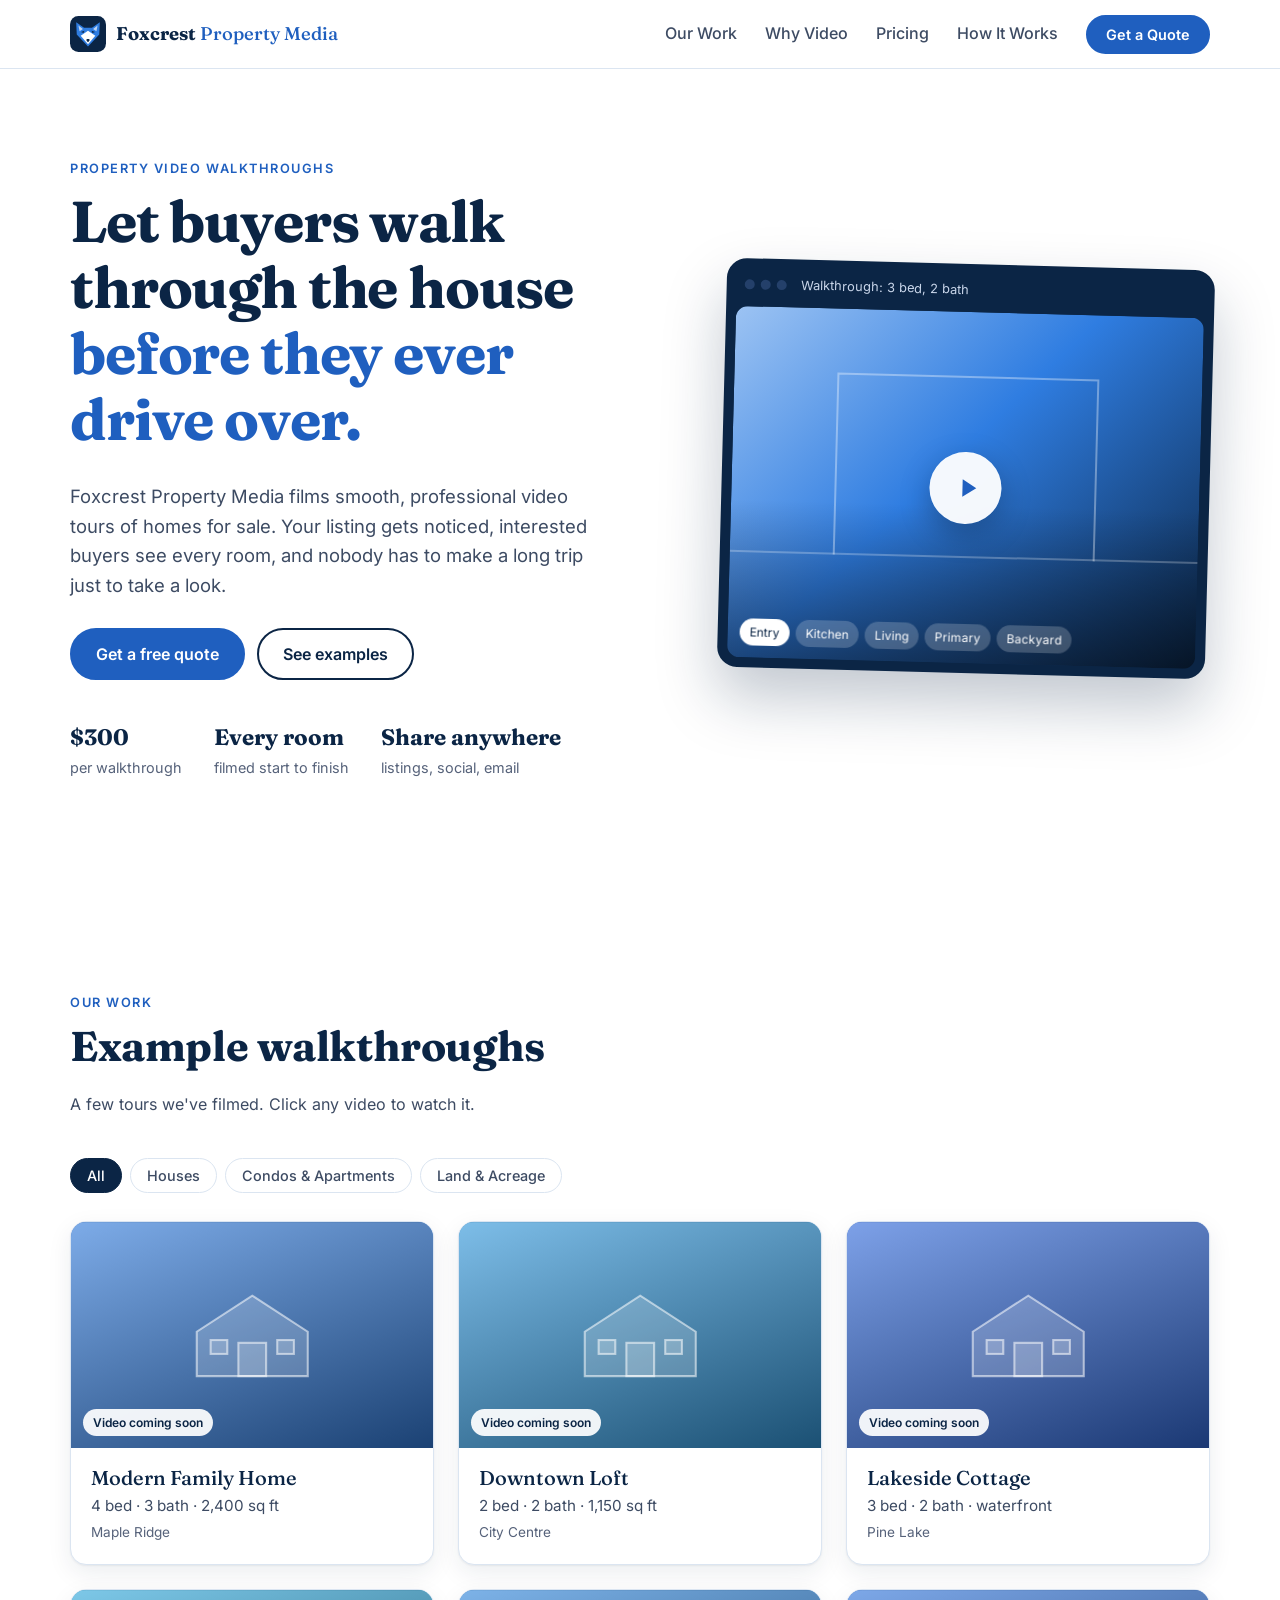
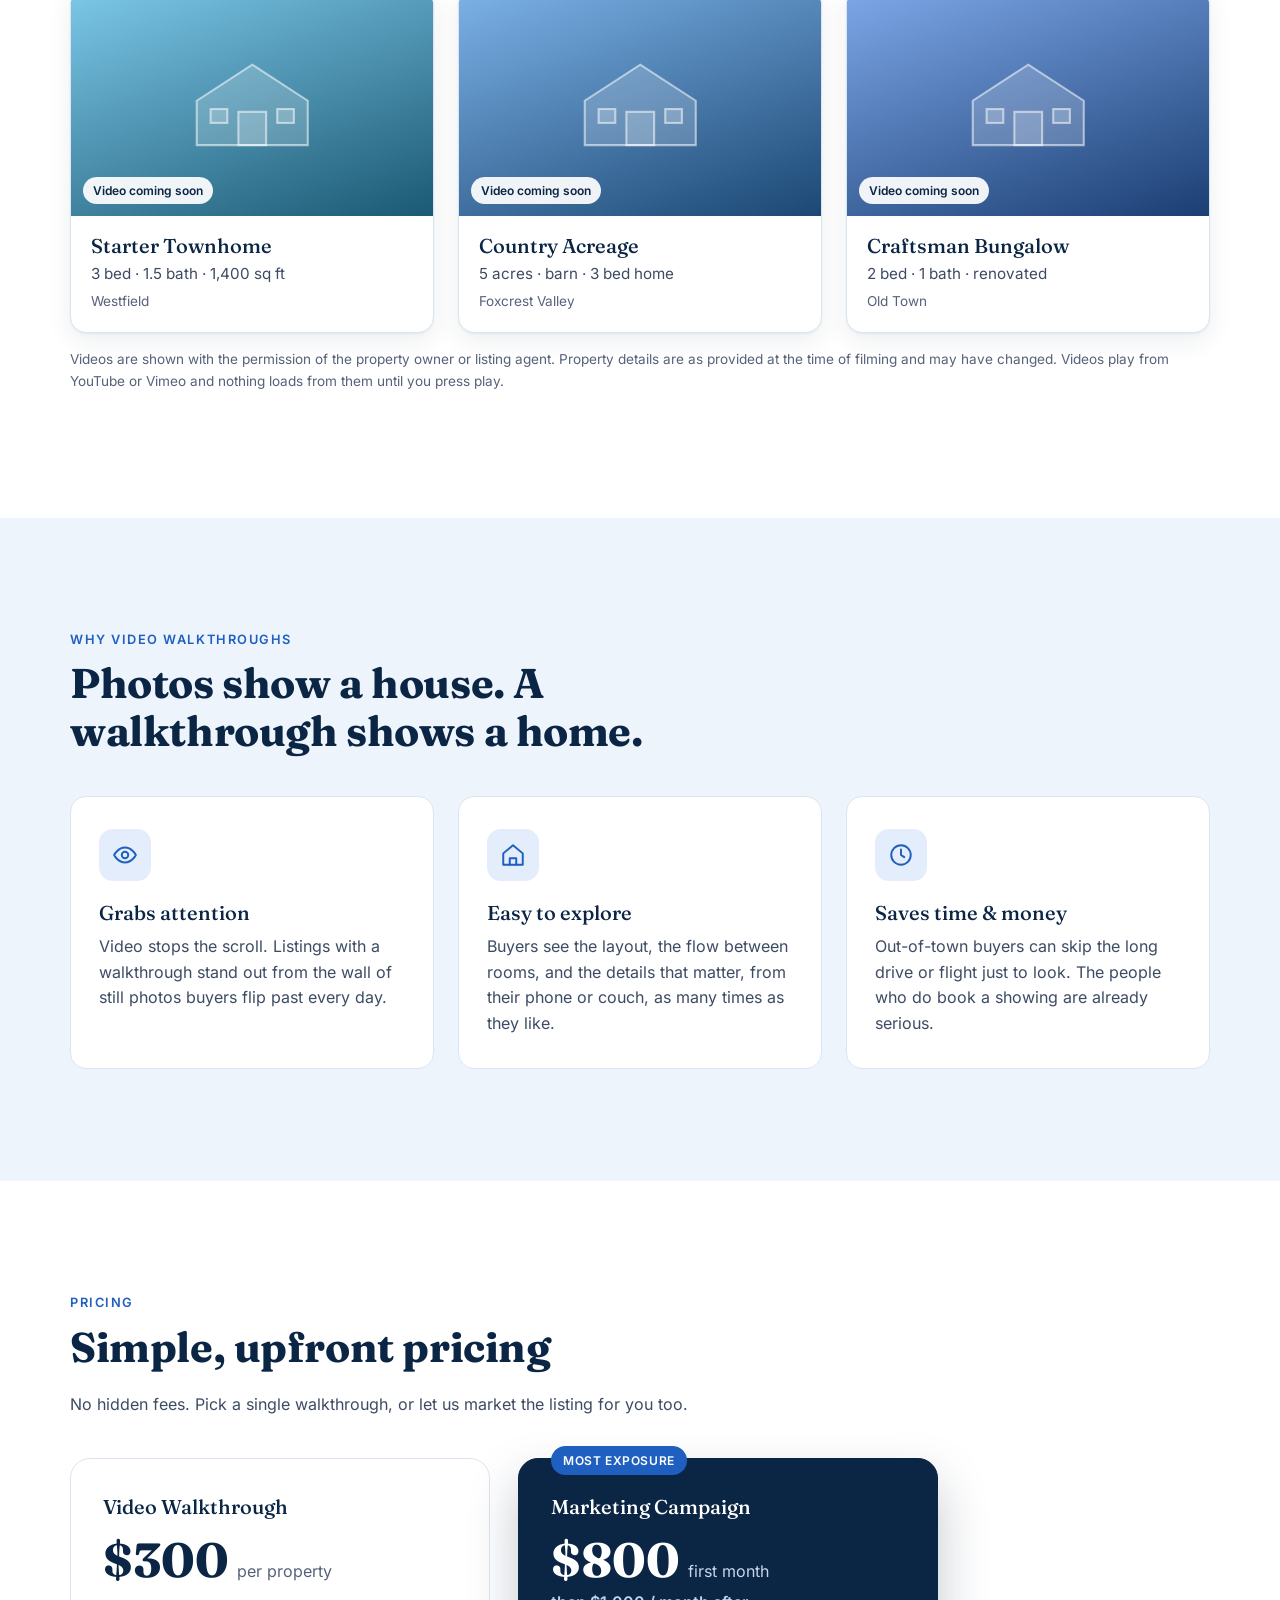
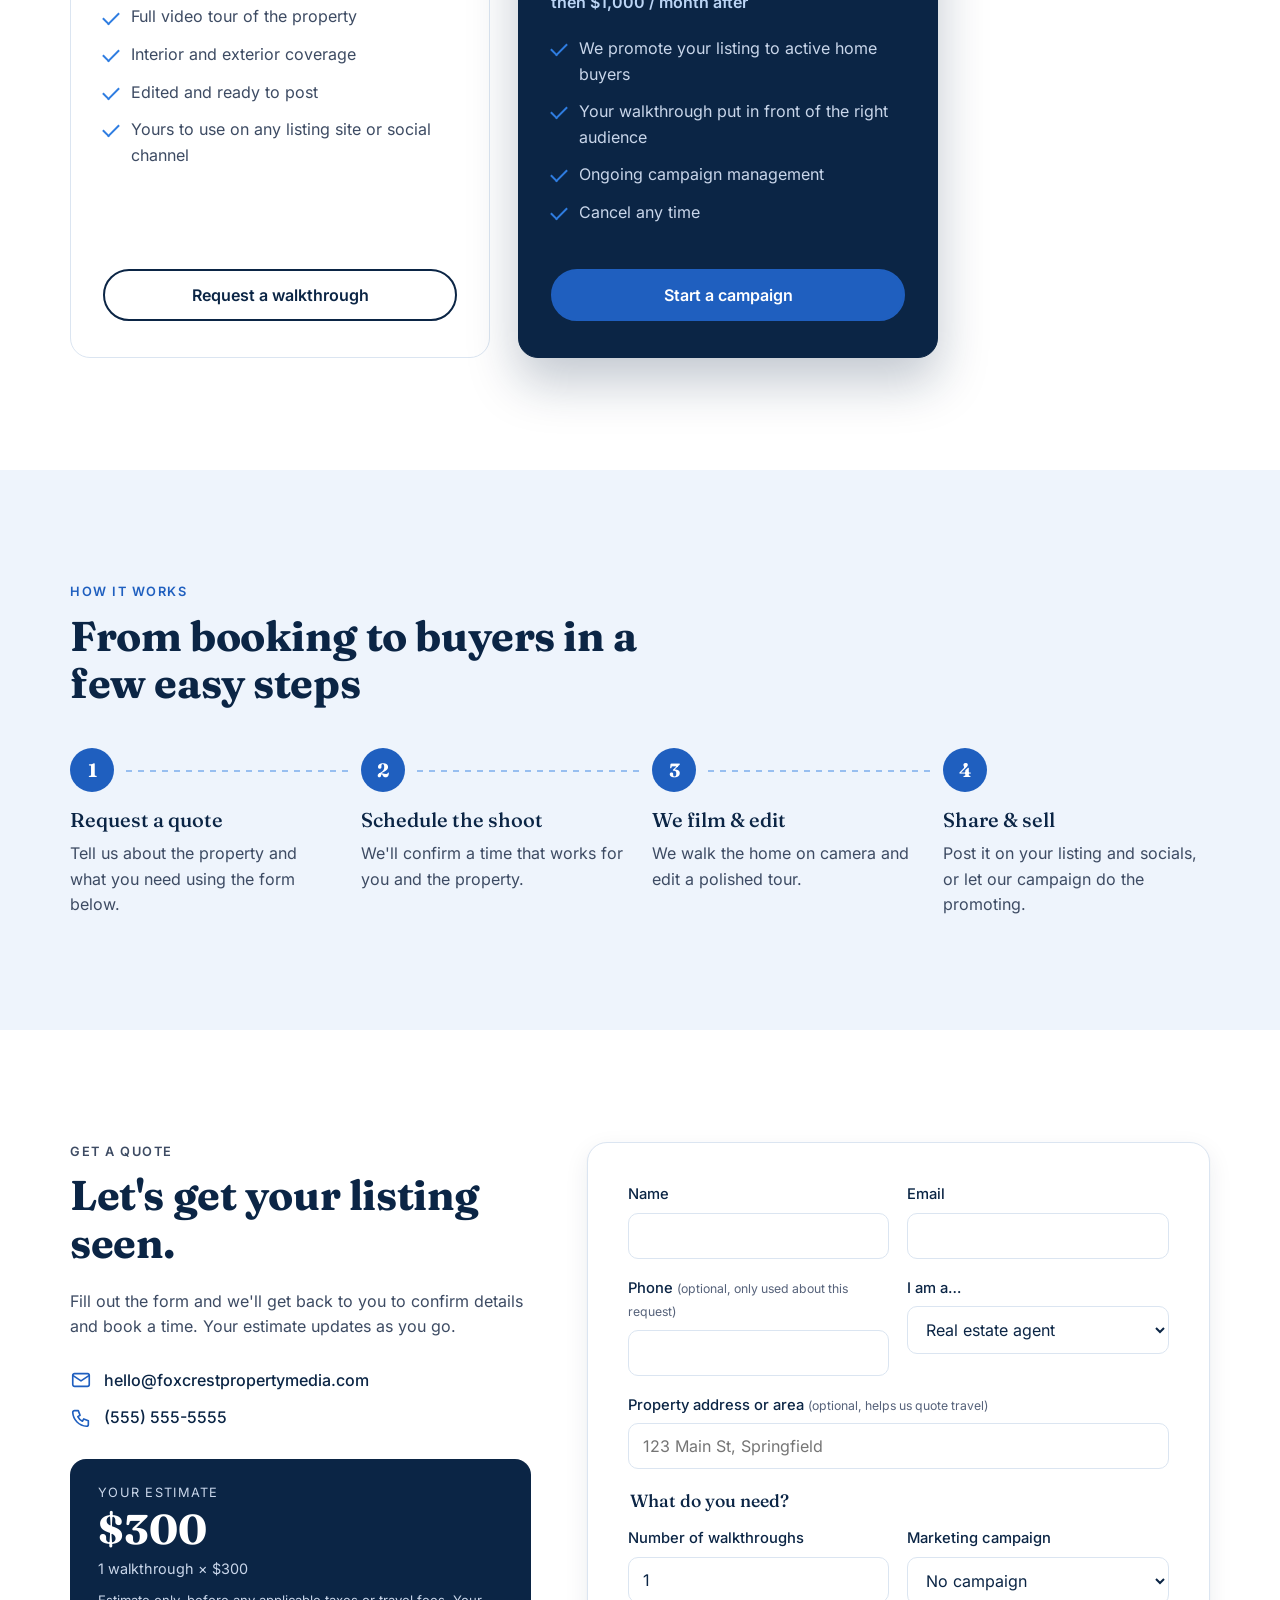
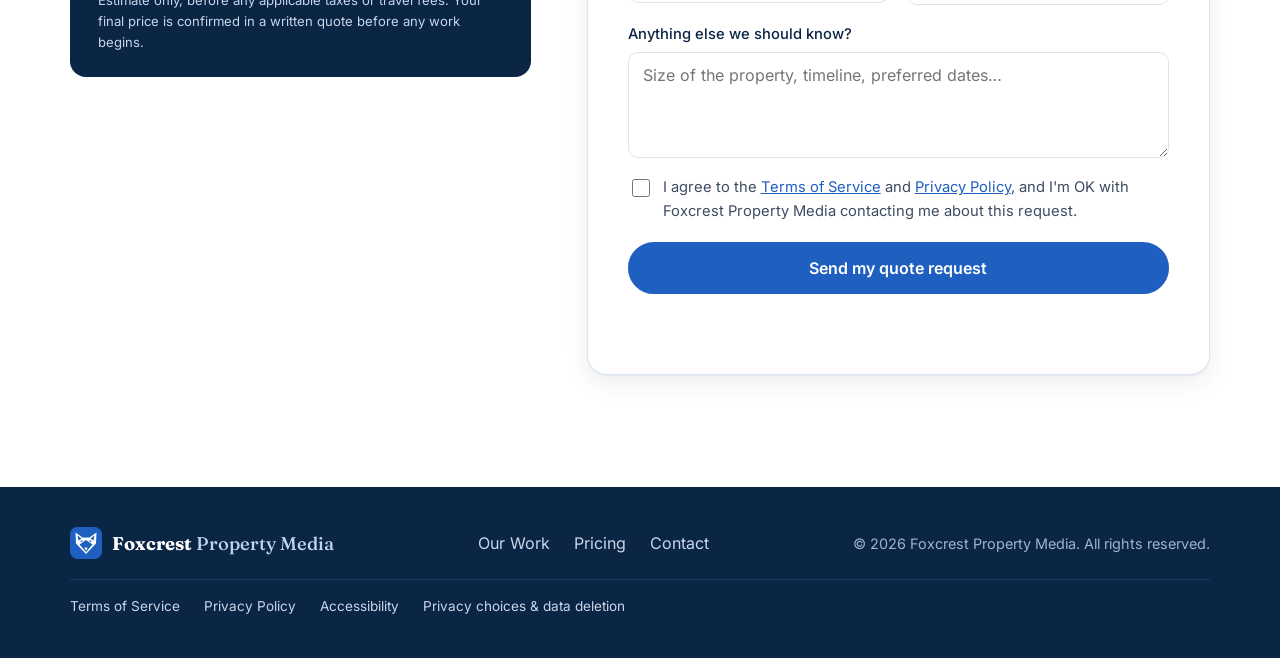
<file: index.html>
<!doctype html>
<html lang="en">
<head>
  <meta charset="utf-8" />
  <meta name="viewport" content="width=device-width, initial-scale=1" />
  <title>Foxcrest Property Media | Property Video Walkthroughs</title>
  <meta name="description" content="Foxcrest Property Media creates video walkthroughs of homes for sale, so buyers can tour a property from anywhere. $300 per walkthrough. Marketing campaigns available." />
  <link rel="icon" href="assets/favicon.svg" type="image/svg+xml" />
  <link rel="stylesheet" href="styles.css" />
</head>
<body>
  <a class="skip" href="#main">Skip to content</a>
  <header class="site-header">
    <div class="container nav">
      <a href="./" class="brand" aria-label="Foxcrest Property Media home">
        <img src="assets/logo.svg" alt="" width="36" height="36" />
        <span>Foxcrest <em>Property Media</em></span>
      </a>
      <button class="nav-toggle" aria-expanded="false" aria-controls="nav-links" aria-label="Open menu">
        <span></span><span></span><span></span>
      </button>
      <nav id="nav-links" class="nav-links" aria-label="Main">
        <a href="#work">Our Work</a>
        <a href="#why">Why Video</a>
        <a href="#pricing">Pricing</a>
        <a href="#process">How It Works</a>
        <a href="#quote" class="btn btn-small">Get a Quote</a>
      </nav>
    </div>
  </header>

  <main id="main">
    <!-- HERO -->
    <section class="hero">
      <div class="container hero-grid">
        <div class="hero-copy">
          <p class="eyebrow">Property video walkthroughs</p>
          <h1>Let buyers walk through the house <span class="accent">before they ever drive over.</span></h1>
          <p class="lead">Foxcrest Property Media films smooth, professional video tours of homes for sale. Your listing gets noticed, interested buyers see every room, and nobody has to make a long trip just to take a look.</p>
          <div class="hero-actions">
            <a href="#quote" class="btn">Get a free quote</a>
            <a href="#work" class="btn btn-ghost">See examples</a>
          </div>
          <ul class="hero-stats">
            <li><strong>$300</strong><span>per walkthrough</span></li>
            <li><strong>Every room</strong><span>filmed start to finish</span></li>
            <li><strong>Share anywhere</strong><span>listings, social, email</span></li>
          </ul>
        </div>
        <div class="hero-visual" aria-hidden="true">
          <div class="frame">
            <div class="frame-bar"><i></i><i></i><i></i><span>Walkthrough: 3 bed, 2 bath</span></div>
            <div class="frame-screen">
              <div class="play"><svg viewBox="0 0 24 24"><path d="M8 5v14l11-7z"/></svg></div>
              <div class="frame-rooms">
                <span>Entry</span><span>Kitchen</span><span>Living</span><span>Primary</span><span>Backyard</span>
              </div>
            </div>
          </div>
        </div>
      </div>
    </section>

    <!-- WORK / PORTFOLIO -->
    <section id="work" class="section">
      <div class="container">
        <div class="section-head">
          <p class="eyebrow">Our work</p>
          <h2>Example walkthroughs</h2>
          <p>A few tours we've filmed. Click any video to watch it.</p>
        </div>
        <div class="filters" role="group" aria-label="Filter examples">
          <button class="filter is-active" data-filter="all" aria-pressed="true">All</button>
          <button class="filter" data-filter="house" aria-pressed="false">Houses</button>
          <button class="filter" data-filter="condo" aria-pressed="false">Condos & Apartments</button>
          <button class="filter" data-filter="land" aria-pressed="false">Land & Acreage</button>
        </div>
        <div id="portfolio" class="portfolio"></div>
        <p class="work-note">Videos are shown with the permission of the property owner or listing agent. Property details are as provided at the time of filming and may have changed. Videos play from YouTube or Vimeo and nothing loads from them until you press play.</p>
      </div>
    </section>

    <!-- WHY VIDEO -->
    <section id="why" class="section section-alt">
      <div class="container">
        <div class="section-head">
          <p class="eyebrow">Why video walkthroughs</p>
          <h2>Photos show a house. A walkthrough shows a home.</h2>
        </div>
        <div class="cards-3">
          <article class="card">
            <div class="icon"><svg viewBox="0 0 24 24"><path d="M2 12s3.5-7 10-7 10 7 10 7-3.5 7-10 7S2 12 2 12z"/><circle cx="12" cy="12" r="3"/></svg></div>
            <h3>Grabs attention</h3>
            <p>Video stops the scroll. Listings with a walkthrough stand out from the wall of still photos buyers flip past every day.</p>
          </article>
          <article class="card">
            <div class="icon"><svg viewBox="0 0 24 24"><path d="M3 10.5 12 3l9 7.5V21H3z"/><path d="M9 21v-6h6v6"/></svg></div>
            <h3>Easy to explore</h3>
            <p>Buyers see the layout, the flow between rooms, and the details that matter, from their phone or couch, as many times as they like.</p>
          </article>
          <article class="card">
            <div class="icon"><svg viewBox="0 0 24 24"><circle cx="12" cy="12" r="9"/><path d="M12 7v5l3 2"/></svg></div>
            <h3>Saves time & money</h3>
            <p>Out-of-town buyers can skip the long drive or flight just to look. The people who do book a showing are already serious.</p>
          </article>
        </div>
      </div>
    </section>

    <!-- PRICING -->
    <section id="pricing" class="section">
      <div class="container">
        <div class="section-head">
          <p class="eyebrow">Pricing</p>
          <h2>Simple, upfront pricing</h2>
          <p>No hidden fees. Pick a single walkthrough, or let us market the listing for you too.</p>
        </div>
        <div class="pricing">
          <article class="plan">
            <h3>Video Walkthrough</h3>
            <p class="price"><span class="amt">$300</span><span class="per">per property</span></p>
            <ul>
              <li>Full video tour of the property</li>
              <li>Interior and exterior coverage</li>
              <li>Edited and ready to post</li>
              <li>Yours to use on any listing site or social channel</li>
            </ul>
            <a href="#quote" class="btn btn-ghost" data-plan="walkthrough">Request a walkthrough</a>
          </article>
          <article class="plan plan-featured">
            <p class="badge">Most exposure</p>
            <h3>Marketing Campaign</h3>
            <p class="price"><span class="amt">$800</span><span class="per">first month</span></p>
            <p class="price-sub">then $1,000 / month after</p>
            <ul>
              <li>We promote your listing to active home buyers</li>
              <li>Your walkthrough put in front of the right audience</li>
              <li>Ongoing campaign management</li>
              <li>Cancel any time</li>
            </ul>
            <a href="#quote" class="btn" data-plan="campaign">Start a campaign</a>
          </article>
        </div>
      </div>
    </section>

    <!-- PROCESS -->
    <section id="process" class="section section-alt">
      <div class="container">
        <div class="section-head">
          <p class="eyebrow">How it works</p>
          <h2>From booking to buyers in a few easy steps</h2>
        </div>
        <ol class="steps">
          <li><span>1</span><h3>Request a quote</h3><p>Tell us about the property and what you need using the form below.</p></li>
          <li><span>2</span><h3>Schedule the shoot</h3><p>We'll confirm a time that works for you and the property.</p></li>
          <li><span>3</span><h3>We film & edit</h3><p>We walk the home on camera and edit a polished tour.</p></li>
          <li><span>4</span><h3>Share & sell</h3><p>Post it on your listing and socials, or let our campaign do the promoting.</p></li>
        </ol>
      </div>
    </section>

    <!-- QUOTE / CONTACT -->
    <section id="quote" class="section">
      <div class="container quote-grid">
        <div class="quote-intro">
          <p class="eyebrow">Get a quote</p>
          <h2>Let's get your listing seen.</h2>
          <p>Fill out the form and we'll get back to you to confirm details and book a time. Your estimate updates as you go.</p>
          <div class="contact-list">
            <a id="contact-email" href="mailto:hello@foxcrestpropertymedia.com">
              <svg viewBox="0 0 24 24"><rect x="3" y="5" width="18" height="14" rx="2"/><path d="m3 7 9 6 9-6"/></svg>
              <span>hello@foxcrestpropertymedia.com</span>
            </a>
            <a id="contact-phone" href="tel:+15555555555">
              <svg viewBox="0 0 24 24"><path d="M5 4h4l2 5-2.5 1.5a11 11 0 0 0 5 5L15 13l5 2v4a2 2 0 0 1-2 2A16 16 0 0 1 3 6a2 2 0 0 1 2-2"/></svg>
              <span>(555) 555-5555</span>
            </a>
          </div>
          <div class="estimate" aria-live="polite">
            <p class="estimate-label">Your estimate</p>
            <p class="estimate-total" id="estimate-total">$300</p>
            <p class="estimate-break" id="estimate-break">1 walkthrough × $300</p>
            <p class="fine">Estimate only, before any applicable taxes or travel fees. Your final price is confirmed in a written quote before any work begins.</p>
          </div>
        </div>

        <form id="quote-form" class="quote-form" novalidate>
          <div class="row">
            <label>Name<input name="name" type="text" autocomplete="name" required /></label>
            <label>Email<input name="email" type="email" autocomplete="email" required /></label>
          </div>
          <div class="row">
            <label><span>Phone <small>(optional, only used about this request)</small></span><input name="phone" type="tel" autocomplete="tel" /></label>
            <label>I am a…
              <select name="role">
                <option>Real estate agent</option>
                <option>Home owner selling</option>
                <option>Property manager</option>
                <option>Other</option>
              </select>
            </label>
          </div>
          <label><span>Property address or area <small>(optional, helps us quote travel)</small></span><input name="address" type="text" autocomplete="off" placeholder="123 Main St, Springfield" /></label>

          <fieldset>
            <legend>What do you need?</legend>
            <div class="row">
              <label>Number of walkthroughs
                <input name="walkthroughs" id="walkthroughs" type="number" min="0" max="50" value="1" />
              </label>
              <label>Marketing campaign
                <select name="campaign" id="campaign">
                  <option value="0">No campaign</option>
                  <option value="1">1 month</option>
                  <option value="2">2 months</option>
                  <option value="3">3 months</option>
                  <option value="6">6 months</option>
                </select>
              </label>
            </div>
          </fieldset>

          <label>Anything else we should know?<textarea name="message" rows="4" placeholder="Size of the property, timeline, preferred dates…"></textarea></label>

          <label class="consent"><input type="checkbox" name="consent" required /><span>I agree to the <a href="terms.html" target="_blank">Terms of Service</a> and <a href="privacy.html" target="_blank">Privacy Policy</a>, and I'm OK with Foxcrest Property Media contacting me about this request.</span></label>

          <button type="submit" class="btn btn-block">Send my quote request</button>
          <p class="form-status" id="form-status" role="status"></p>
        </form>
      </div>
    </section>
  </main>

  <footer class="site-footer">
    <div class="container footer-grid">
      <a href="./" class="brand">
        <img src="assets/logo-on-dark.svg" alt="" width="32" height="32" />
        <span>Foxcrest <em>Property Media</em></span>
      </a>
      <nav aria-label="Footer">
        <a href="#work">Our Work</a>
        <a href="#pricing">Pricing</a>
        <a href="#quote">Contact</a>
      </nav>
      <p>&copy; <span id="year"></span> <span data-cfg="legalName">Foxcrest Property Media</span>. All rights reserved.</p>
      <nav class="footer-legal" aria-label="Legal">
        <a href="terms.html">Terms of Service</a>
        <a href="privacy.html">Privacy Policy</a>
        <a href="accessibility.html">Accessibility</a>
        <a href="privacy.html#your-rights">Privacy choices &amp; data deletion</a>
      </nav>
    </div>
  </footer>

  <!-- Video lightbox -->
  <dialog id="video-modal" class="video-modal" aria-label="Property walkthrough video">
    <button class="modal-close" aria-label="Close video">&times;</button>
    <div class="modal-body"></div>
  </dialog>

  <script src="config.js"></script>
  <script src="script.js"></script>
</body>
</html>
</file>
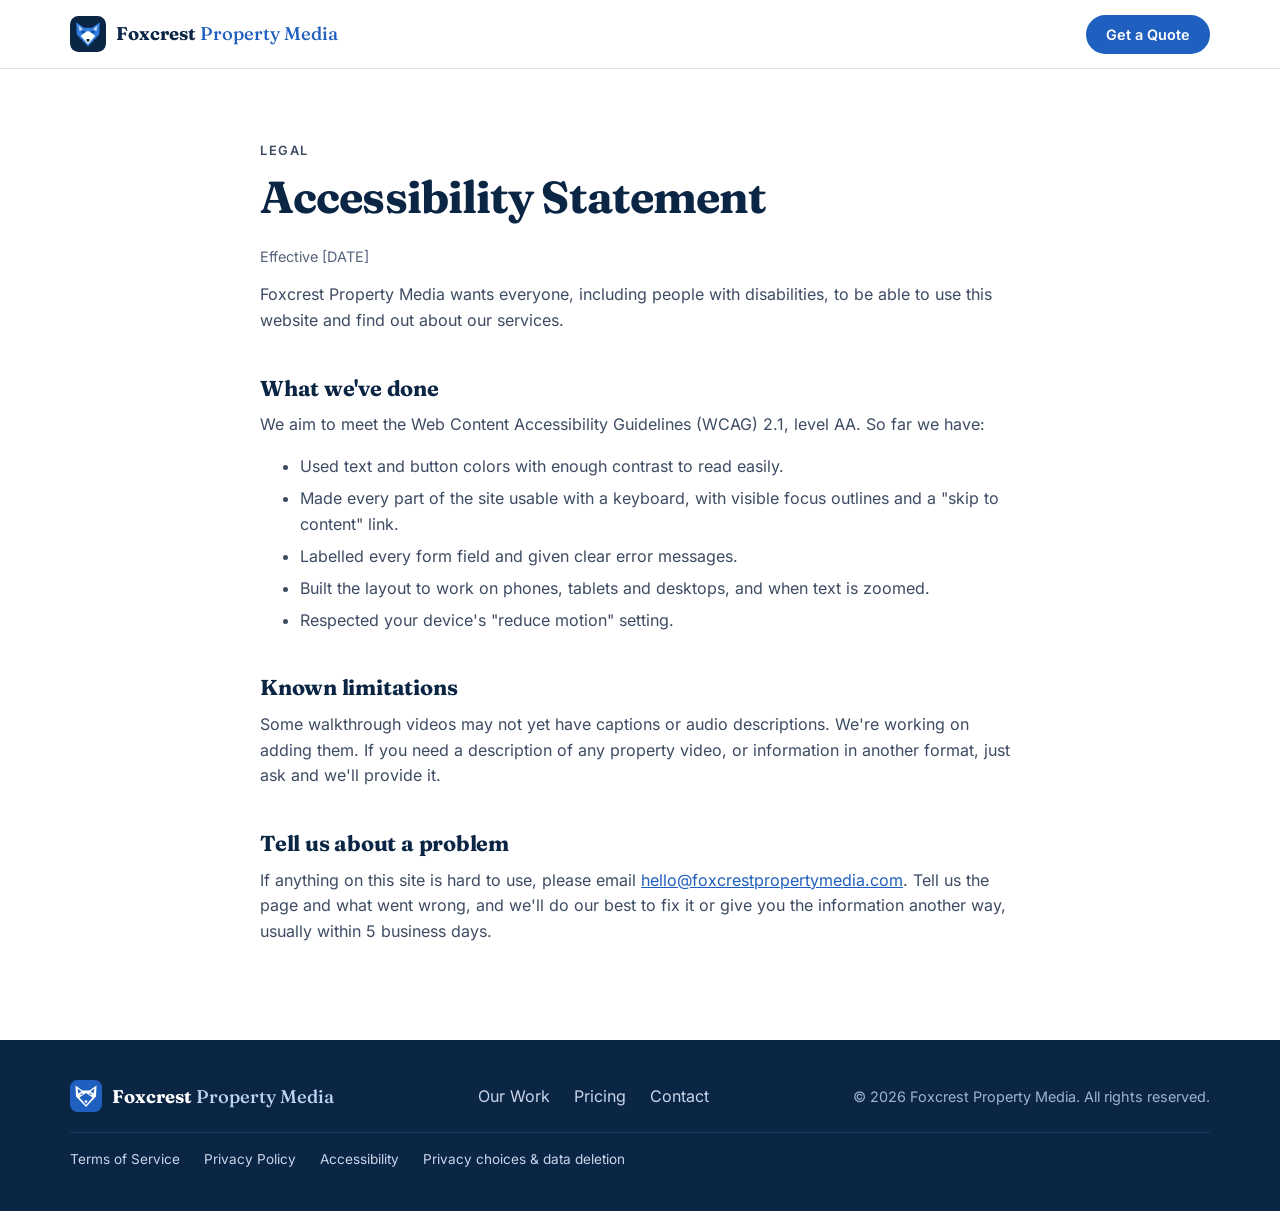
<file: accessibility.html>
<!doctype html>
<html lang="en">
<head>
  <meta charset="utf-8" />
  <meta name="viewport" content="width=device-width, initial-scale=1" />
  <title>Accessibility | Foxcrest Property Media</title>
  <meta name="description" content="Foxcrest Property Media's commitment to an accessible website." />
  <link rel="icon" href="assets/favicon.svg" type="image/svg+xml" />
  <link rel="stylesheet" href="styles.css" />
</head>
<body>
  <a class="skip" href="#main">Skip to content</a>
  <header class="site-header">
    <div class="container nav">
      <a href="./" class="brand" aria-label="Foxcrest Property Media home">
        <img src="assets/logo.svg" alt="" width="36" height="36" />
        <span>Foxcrest <em>Property Media</em></span>
      </a>
      <a href="./#quote" class="btn btn-small">Get a Quote</a>
    </div>
  </header>

  <main id="main" class="legal">
    <div class="container">
      <p class="eyebrow">Legal</p>
      <h1>Accessibility Statement</h1>
      <p class="updated">Effective <span data-cfg="effectiveDate">[DATE]</span></p>

      <p><span data-cfg="legalName">Foxcrest Property Media</span> wants everyone, including people with disabilities, to be able to use this website and find out about our services.</p>

      <h2>What we've done</h2>
      <p>We aim to meet the Web Content Accessibility Guidelines (WCAG) 2.1, level AA. So far we have:</p>
      <ul>
        <li>Used text and button colors with enough contrast to read easily.</li>
        <li>Made every part of the site usable with a keyboard, with visible focus outlines and a "skip to content" link.</li>
        <li>Labelled every form field and given clear error messages.</li>
        <li>Built the layout to work on phones, tablets and desktops, and when text is zoomed.</li>
        <li>Respected your device's "reduce motion" setting.</li>
      </ul>

      <h2>Known limitations</h2>
      <p>Some walkthrough videos may not yet have captions or audio descriptions. We're working on adding them. If you need a description of any property video, or information in another format, just ask and we'll provide it.</p>

      <h2>Tell us about a problem</h2>
      <p>If anything on this site is hard to use, please email <a data-cfg-email href="mailto:hello@foxcrestpropertymedia.com">hello@foxcrestpropertymedia.com</a>. Tell us the page and what went wrong, and we'll do our best to fix it or give you the information another way, usually within 5 business days.</p>
    </div>
  </main>

  <footer class="site-footer">
    <div class="container footer-grid">
      <a href="./" class="brand">
        <img src="assets/logo-on-dark.svg" alt="" width="32" height="32" />
        <span>Foxcrest <em>Property Media</em></span>
      </a>
      <nav aria-label="Footer">
        <a href="./#work">Our Work</a>
        <a href="./#pricing">Pricing</a>
        <a href="./#quote">Contact</a>
      </nav>
      <p>&copy; <span id="year"></span> <span data-cfg="legalName">Foxcrest Property Media</span>. All rights reserved.</p>
      <nav class="footer-legal" aria-label="Legal">
        <a href="terms.html">Terms of Service</a>
        <a href="privacy.html">Privacy Policy</a>
        <a href="accessibility.html">Accessibility</a>
        <a href="privacy.html#your-rights">Privacy choices &amp; data deletion</a>
      </nav>
    </div>
  </footer>
  <script src="config.js"></script>
  <script src="legal.js"></script>
</body>
</html>
</file>
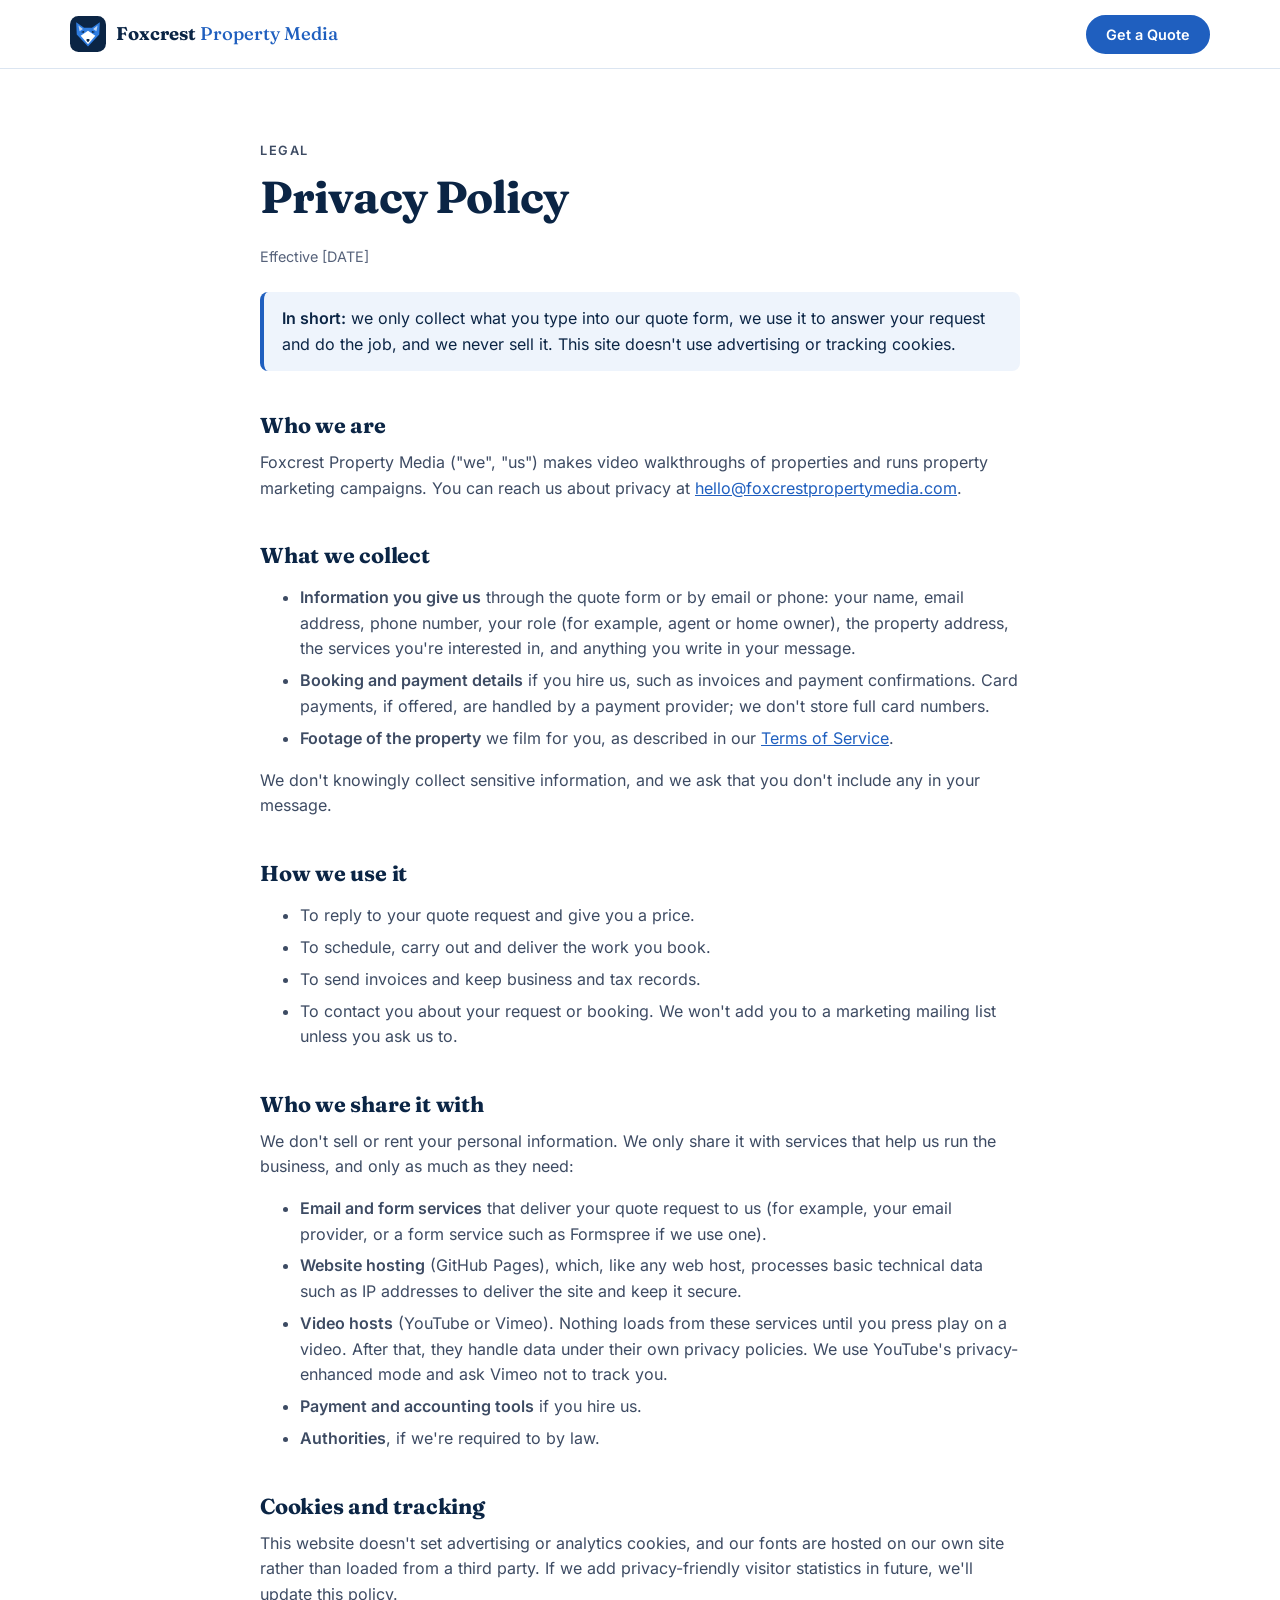
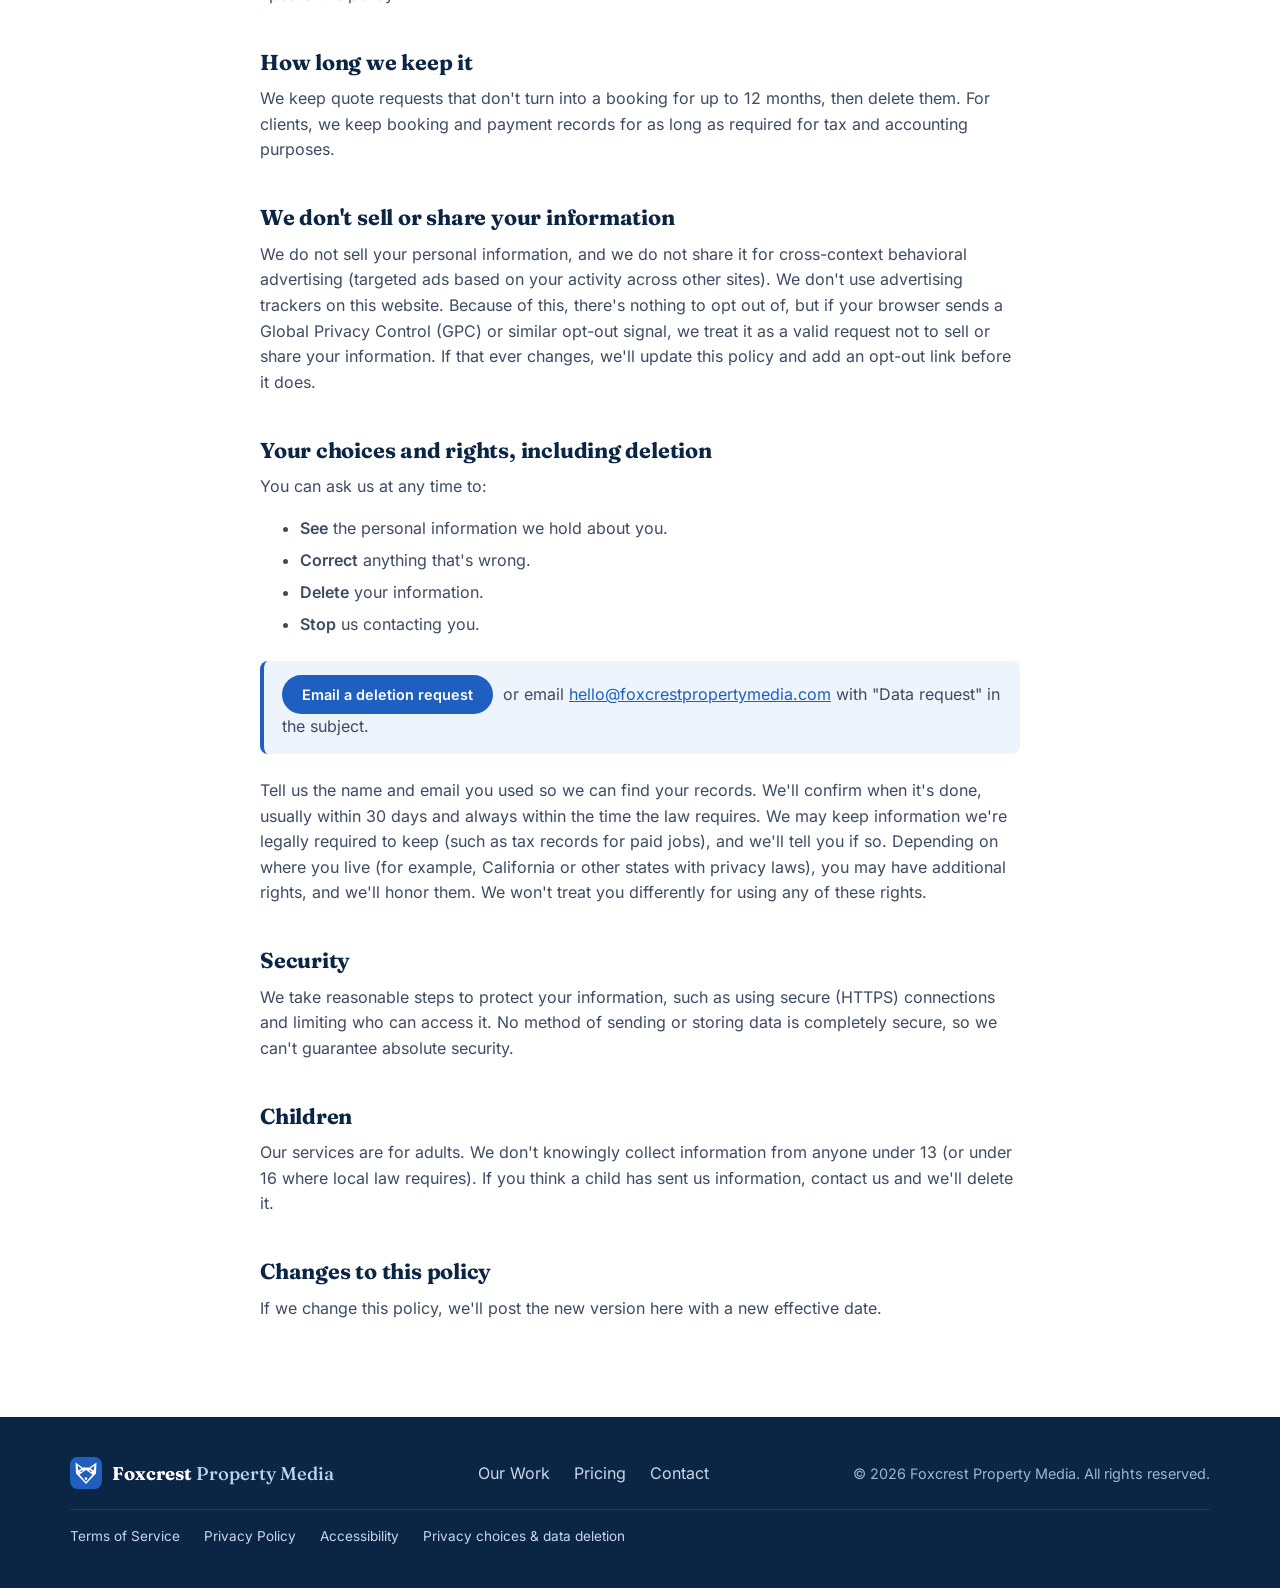
<file: privacy.html>
<!doctype html>
<html lang="en">
<head>
  <meta charset="utf-8" />
  <meta name="viewport" content="width=device-width, initial-scale=1" />
  <title>Privacy Policy | Foxcrest Property Media</title>
  <meta name="description" content="How Foxcrest Property Media collects, uses and protects your information." />
  <link rel="icon" href="assets/favicon.svg" type="image/svg+xml" />
  <link rel="stylesheet" href="styles.css" />
</head>
<body>
  <a class="skip" href="#main">Skip to content</a>
  <header class="site-header">
    <div class="container nav">
      <a href="./" class="brand" aria-label="Foxcrest Property Media home">
        <img src="assets/logo.svg" alt="" width="36" height="36" />
        <span>Foxcrest <em>Property Media</em></span>
      </a>
      <a href="./#quote" class="btn btn-small">Get a Quote</a>
    </div>
  </header>

  <main id="main" class="legal">
    <div class="container">
      <p class="eyebrow">Legal</p>
      <h1>Privacy Policy</h1>
      <p class="updated">Effective <span data-cfg="effectiveDate">[DATE]</span></p>

      <div class="callout"><p><strong>In short:</strong> we only collect what you type into our quote form, we use it to answer your request and do the job, and we never sell it. This site doesn't use advertising or tracking cookies.</p></div>

      <h2>Who we are</h2>
      <p><span data-cfg="legalName">Foxcrest Property Media</span> ("we", "us") makes video walkthroughs of properties and runs property marketing campaigns. You can reach us about privacy at <a data-cfg-email href="mailto:hello@foxcrestpropertymedia.com">hello@foxcrestpropertymedia.com</a>.</p>

      <h2>What we collect</h2>
      <ul>
        <li><strong>Information you give us</strong> through the quote form or by email or phone: your name, email address, phone number, your role (for example, agent or home owner), the property address, the services you're interested in, and anything you write in your message.</li>
        <li><strong>Booking and payment details</strong> if you hire us, such as invoices and payment confirmations. Card payments, if offered, are handled by a payment provider; we don't store full card numbers.</li>
        <li><strong>Footage of the property</strong> we film for you, as described in our <a href="terms.html">Terms of Service</a>.</li>
      </ul>
      <p>We don't knowingly collect sensitive information, and we ask that you don't include any in your message.</p>

      <h2>How we use it</h2>
      <ul>
        <li>To reply to your quote request and give you a price.</li>
        <li>To schedule, carry out and deliver the work you book.</li>
        <li>To send invoices and keep business and tax records.</li>
        <li>To contact you about your request or booking. We won't add you to a marketing mailing list unless you ask us to.</li>
      </ul>

      <h2>Who we share it with</h2>
      <p>We don't sell or rent your personal information. We only share it with services that help us run the business, and only as much as they need:</p>
      <ul>
        <li><strong>Email and form services</strong> that deliver your quote request to us (for example, your email provider, or a form service such as Formspree if we use one).</li>
        <li><strong>Website hosting</strong> (GitHub Pages), which, like any web host, processes basic technical data such as IP addresses to deliver the site and keep it secure.</li>
        <li><strong>Video hosts</strong> (YouTube or Vimeo). Nothing loads from these services until you press play on a video. After that, they handle data under their own privacy policies. We use YouTube's privacy-enhanced mode and ask Vimeo not to track you.</li>
        <li><strong>Payment and accounting tools</strong> if you hire us.</li>
        <li><strong>Authorities</strong>, if we're required to by law.</li>
      </ul>

      <h2>Cookies and tracking</h2>
      <p>This website doesn't set advertising or analytics cookies, and our fonts are hosted on our own site rather than loaded from a third party. If we add privacy-friendly visitor statistics in future, we'll update this policy.</p>

      <h2>How long we keep it</h2>
      <p>We keep quote requests that don't turn into a booking for up to 12 months, then delete them. For clients, we keep booking and payment records for as long as required for tax and accounting purposes.</p>

      <h2>We don't sell or share your information</h2>
      <p>We do not sell your personal information, and we do not share it for cross-context behavioral advertising (targeted ads based on your activity across other sites). We don't use advertising trackers on this website. Because of this, there's nothing to opt out of, but if your browser sends a Global Privacy Control (GPC) or similar opt-out signal, we treat it as a valid request not to sell or share your information. If that ever changes, we'll update this policy and add an opt-out link before it does.</p>

      <h2 id="your-rights">Your choices and rights, including deletion</h2>
      <p>You can ask us at any time to:</p>
      <ul>
        <li><strong>See</strong> the personal information we hold about you.</li>
        <li><strong>Correct</strong> anything that's wrong.</li>
        <li><strong>Delete</strong> your information.</li>
        <li><strong>Stop</strong> us contacting you.</li>
      </ul>
      <p class="callout"><a class="btn btn-small" data-cfg-email data-keep-text data-subject="Data deletion request" href="mailto:hello@foxcrestpropertymedia.com?subject=Data%20deletion%20request">Email a deletion request</a>&nbsp; or email <a data-cfg-email href="mailto:hello@foxcrestpropertymedia.com">hello@foxcrestpropertymedia.com</a> with "Data request" in the subject.</p>
      <p>Tell us the name and email you used so we can find your records. We'll confirm when it's done, usually within 30 days and always within the time the law requires. We may keep information we're legally required to keep (such as tax records for paid jobs), and we'll tell you if so. Depending on where you live (for example, California or other states with privacy laws), you may have additional rights, and we'll honor them. We won't treat you differently for using any of these rights.</p>

      <h2>Security</h2>
      <p>We take reasonable steps to protect your information, such as using secure (HTTPS) connections and limiting who can access it. No method of sending or storing data is completely secure, so we can't guarantee absolute security.</p>

      <h2>Children</h2>
      <p>Our services are for adults. We don't knowingly collect information from anyone under 13 (or under 16 where local law requires). If you think a child has sent us information, contact us and we'll delete it.</p>

      <h2>Changes to this policy</h2>
      <p>If we change this policy, we'll post the new version here with a new effective date.</p>
    </div>
  </main>

  <footer class="site-footer">
    <div class="container footer-grid">
      <a href="./" class="brand">
        <img src="assets/logo-on-dark.svg" alt="" width="32" height="32" />
        <span>Foxcrest <em>Property Media</em></span>
      </a>
      <nav aria-label="Footer">
        <a href="./#work">Our Work</a>
        <a href="./#pricing">Pricing</a>
        <a href="./#quote">Contact</a>
      </nav>
      <p>&copy; <span id="year"></span> <span data-cfg="legalName">Foxcrest Property Media</span>. All rights reserved.</p>
      <nav class="footer-legal" aria-label="Legal">
        <a href="terms.html">Terms of Service</a>
        <a href="privacy.html">Privacy Policy</a>
        <a href="accessibility.html">Accessibility</a>
        <a href="privacy.html#your-rights">Privacy choices &amp; data deletion</a>
      </nav>
    </div>
  </footer>
  <script src="config.js"></script>
  <script src="legal.js"></script>
</body>
</html>
</file>
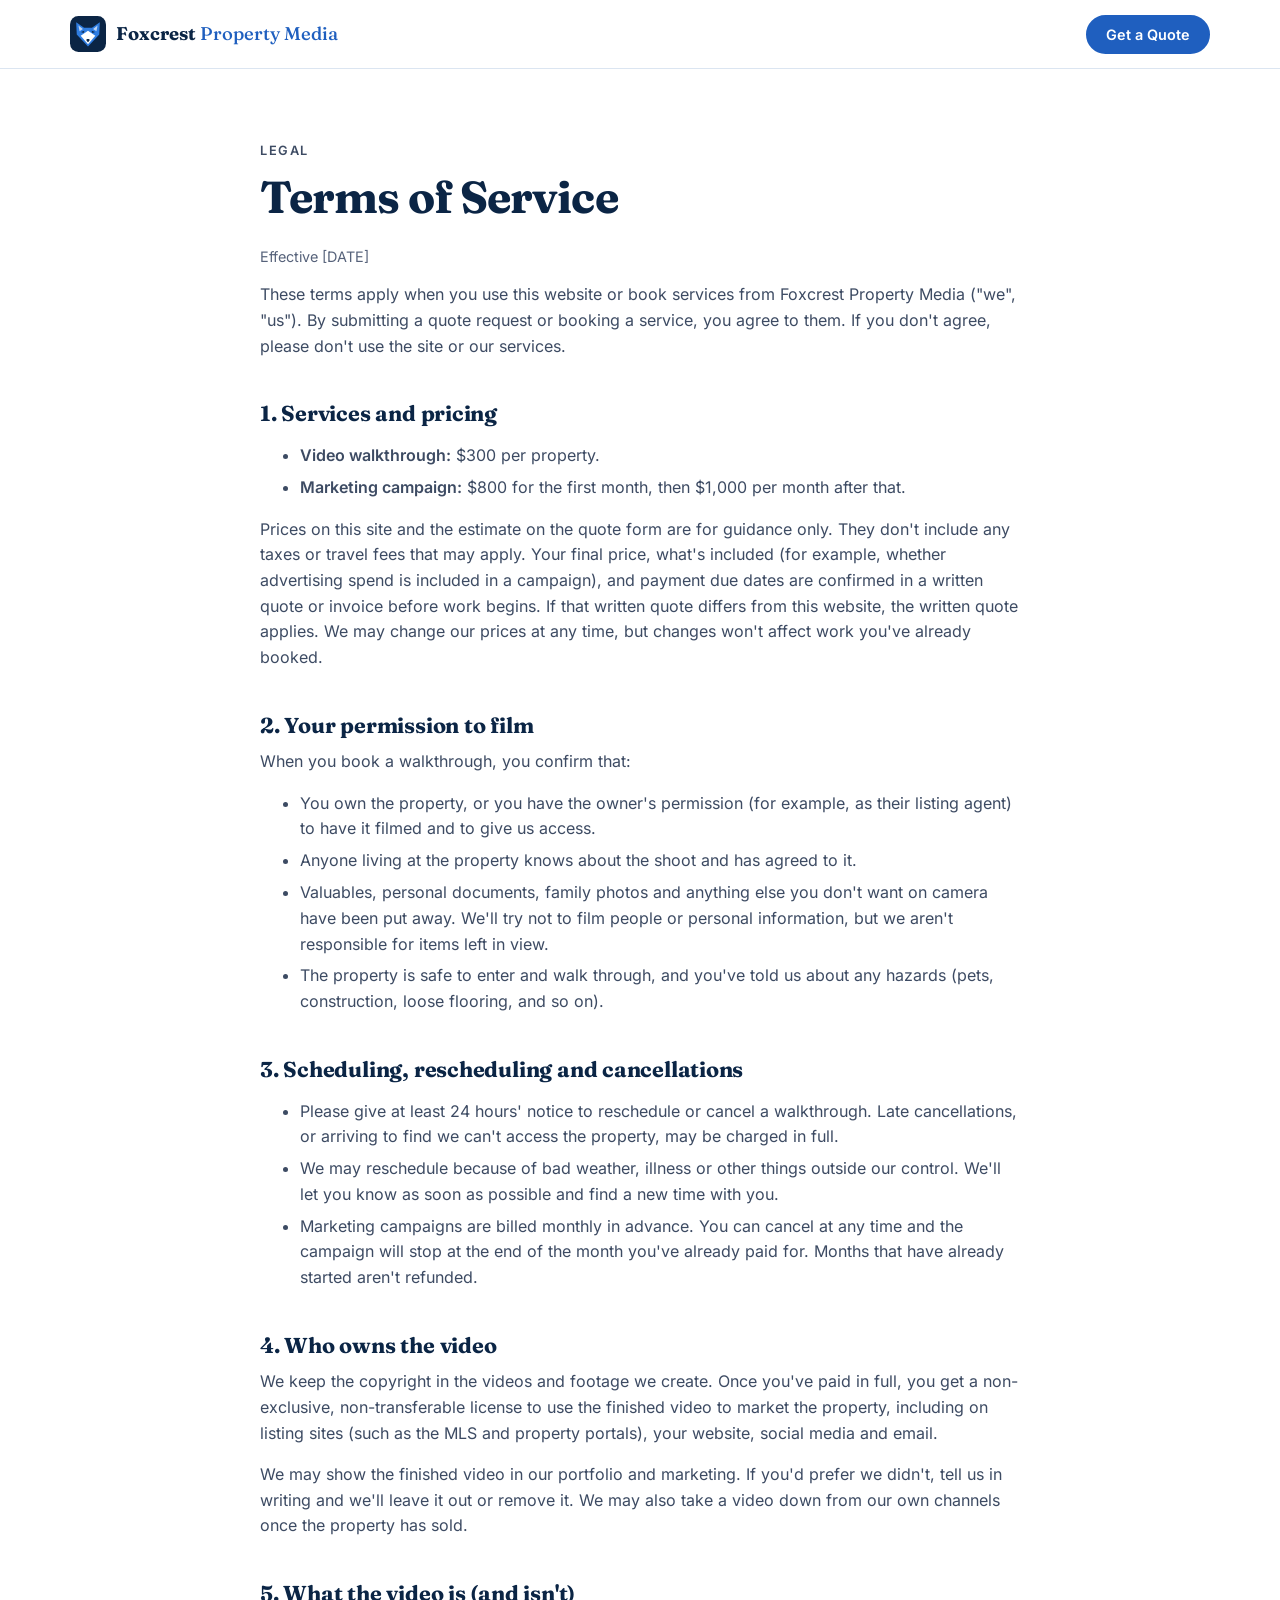
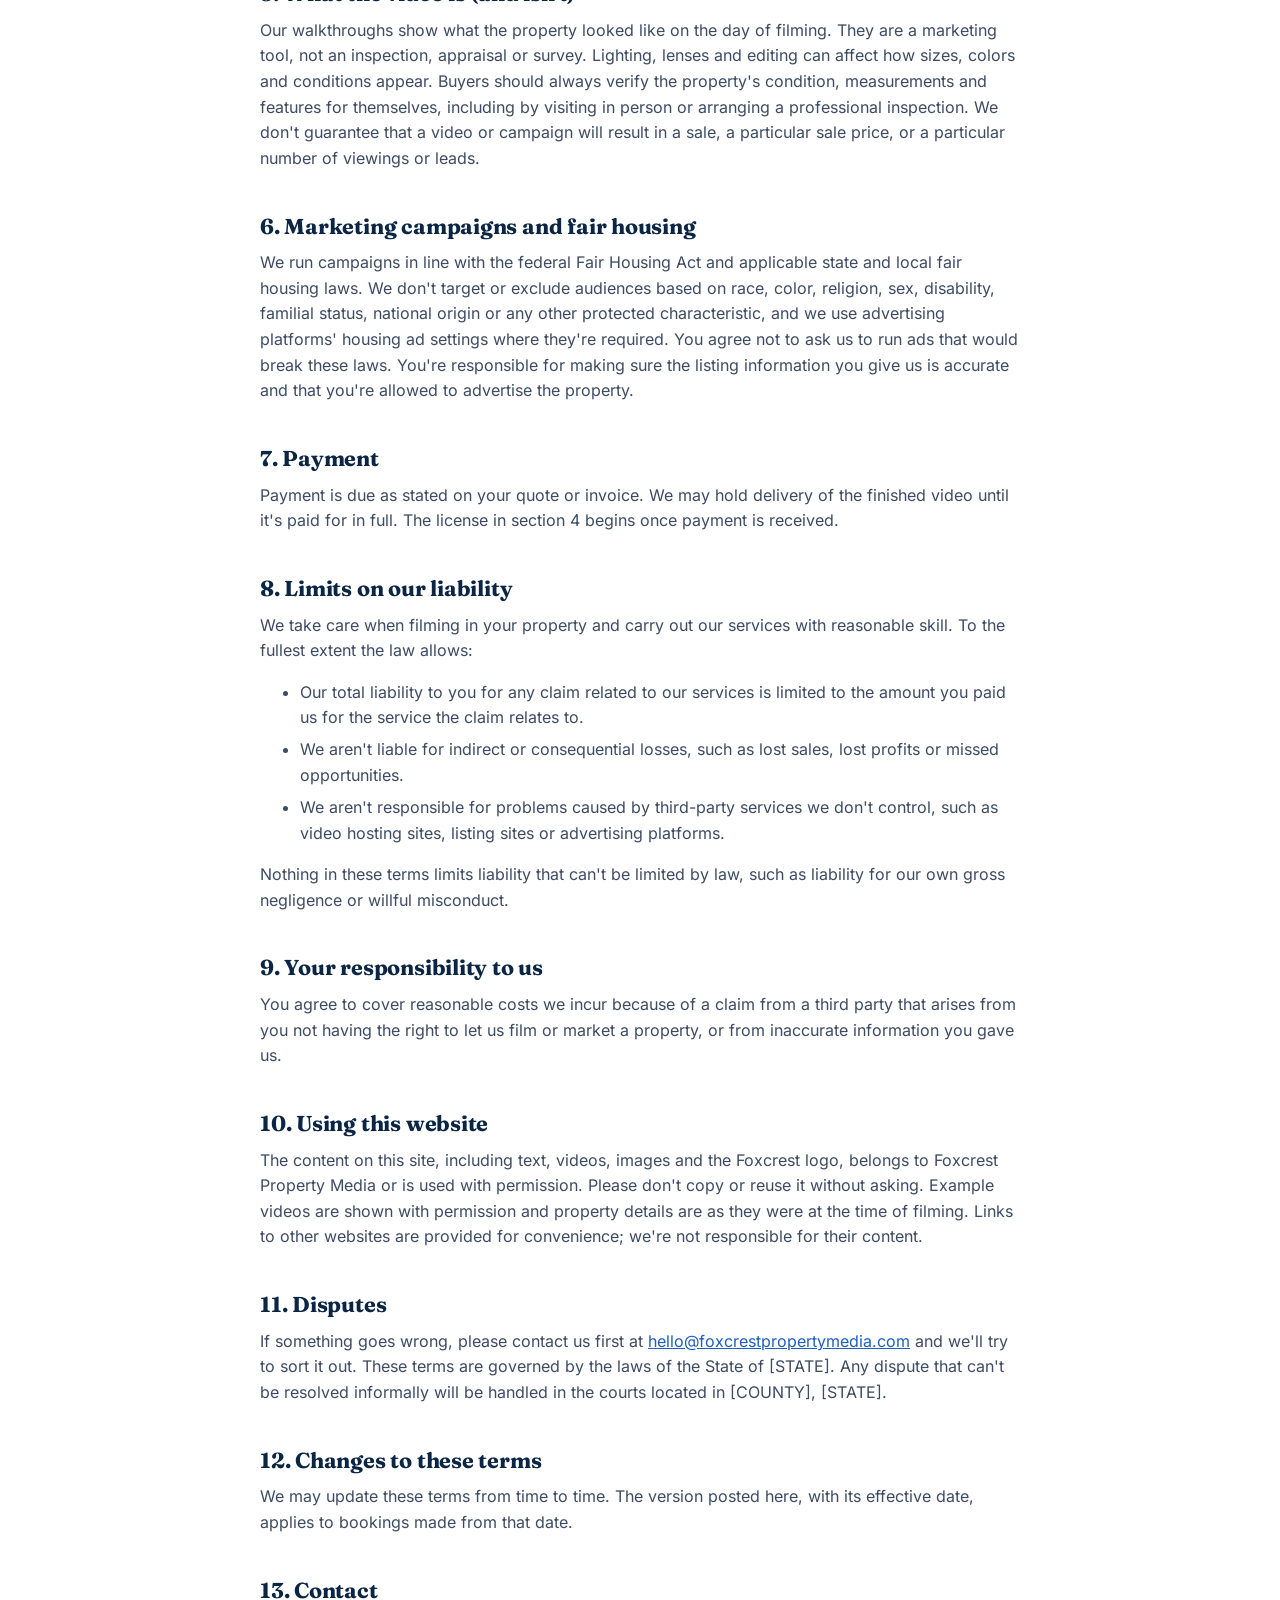
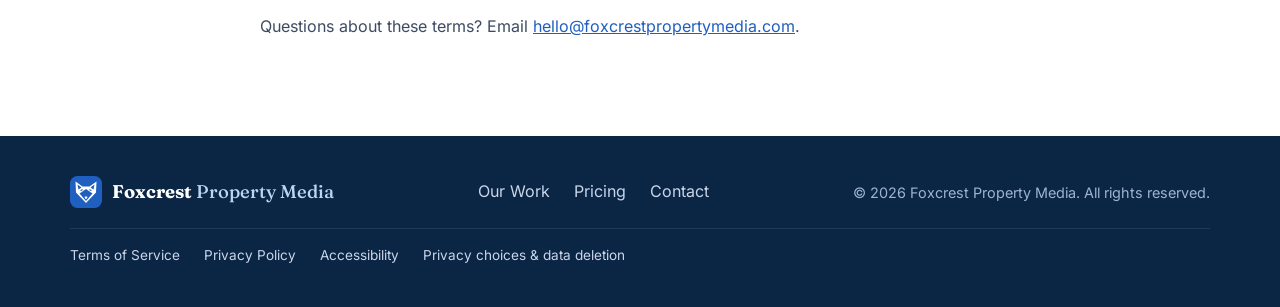
<file: terms.html>
<!doctype html>
<html lang="en">
<head>
  <meta charset="utf-8" />
  <meta name="viewport" content="width=device-width, initial-scale=1" />
  <title>Terms of Service | Foxcrest Property Media</title>
  <meta name="description" content="Terms of service for Foxcrest Property Media video walkthroughs and marketing campaigns." />
  <link rel="icon" href="assets/favicon.svg" type="image/svg+xml" />
  <link rel="stylesheet" href="styles.css" />
</head>
<body>
  <a class="skip" href="#main">Skip to content</a>
  <header class="site-header">
    <div class="container nav">
      <a href="./" class="brand" aria-label="Foxcrest Property Media home">
        <img src="assets/logo.svg" alt="" width="36" height="36" />
        <span>Foxcrest <em>Property Media</em></span>
      </a>
      <a href="./#quote" class="btn btn-small">Get a Quote</a>
    </div>
  </header>

  <main id="main" class="legal">
    <div class="container">
      <p class="eyebrow">Legal</p>
      <h1>Terms of Service</h1>
      <p class="updated">Effective <span data-cfg="effectiveDate">[DATE]</span></p>

      <p>These terms apply when you use this website or book services from <span data-cfg="legalName">Foxcrest Property Media</span> ("we", "us"). By submitting a quote request or booking a service, you agree to them. If you don't agree, please don't use the site or our services.</p>

      <h2>1. Services and pricing</h2>
      <ul>
        <li><strong>Video walkthrough:</strong> $300 per property.</li>
        <li><strong>Marketing campaign:</strong> $800 for the first month, then $1,000 per month after that.</li>
      </ul>
      <p>Prices on this site and the estimate on the quote form are for guidance only. They don't include any taxes or travel fees that may apply. Your final price, what's included (for example, whether advertising spend is included in a campaign), and payment due dates are confirmed in a written quote or invoice before work begins. If that written quote differs from this website, the written quote applies. We may change our prices at any time, but changes won't affect work you've already booked.</p>

      <h2>2. Your permission to film</h2>
      <p>When you book a walkthrough, you confirm that:</p>
      <ul>
        <li>You own the property, or you have the owner's permission (for example, as their listing agent) to have it filmed and to give us access.</li>
        <li>Anyone living at the property knows about the shoot and has agreed to it.</li>
        <li>Valuables, personal documents, family photos and anything else you don't want on camera have been put away. We'll try not to film people or personal information, but we aren't responsible for items left in view.</li>
        <li>The property is safe to enter and walk through, and you've told us about any hazards (pets, construction, loose flooring, and so on).</li>
      </ul>

      <h2>3. Scheduling, rescheduling and cancellations</h2>
      <ul>
        <li>Please give at least 24 hours' notice to reschedule or cancel a walkthrough. Late cancellations, or arriving to find we can't access the property, may be charged in full.</li>
        <li>We may reschedule because of bad weather, illness or other things outside our control. We'll let you know as soon as possible and find a new time with you.</li>
        <li>Marketing campaigns are billed monthly in advance. You can cancel at any time and the campaign will stop at the end of the month you've already paid for. Months that have already started aren't refunded.</li>
      </ul>

      <h2>4. Who owns the video</h2>
      <p>We keep the copyright in the videos and footage we create. Once you've paid in full, you get a non-exclusive, non-transferable license to use the finished video to market the property, including on listing sites (such as the MLS and property portals), your website, social media and email.</p>
      <p>We may show the finished video in our portfolio and marketing. If you'd prefer we didn't, tell us in writing and we'll leave it out or remove it. We may also take a video down from our own channels once the property has sold.</p>

      <h2>5. What the video is (and isn't)</h2>
      <p>Our walkthroughs show what the property looked like on the day of filming. They are a marketing tool, not an inspection, appraisal or survey. Lighting, lenses and editing can affect how sizes, colors and conditions appear. Buyers should always verify the property's condition, measurements and features for themselves, including by visiting in person or arranging a professional inspection. We don't guarantee that a video or campaign will result in a sale, a particular sale price, or a particular number of viewings or leads.</p>

      <h2>6. Marketing campaigns and fair housing</h2>
      <p>We run campaigns in line with the federal Fair Housing Act and applicable state and local fair housing laws. We don't target or exclude audiences based on race, color, religion, sex, disability, familial status, national origin or any other protected characteristic, and we use advertising platforms' housing ad settings where they're required. You agree not to ask us to run ads that would break these laws. You're responsible for making sure the listing information you give us is accurate and that you're allowed to advertise the property.</p>

      <h2>7. Payment</h2>
      <p>Payment is due as stated on your quote or invoice. We may hold delivery of the finished video until it's paid for in full. The license in section 4 begins once payment is received.</p>

      <h2>8. Limits on our liability</h2>
      <p>We take care when filming in your property and carry out our services with reasonable skill. To the fullest extent the law allows:</p>
      <ul>
        <li>Our total liability to you for any claim related to our services is limited to the amount you paid us for the service the claim relates to.</li>
        <li>We aren't liable for indirect or consequential losses, such as lost sales, lost profits or missed opportunities.</li>
        <li>We aren't responsible for problems caused by third-party services we don't control, such as video hosting sites, listing sites or advertising platforms.</li>
      </ul>
      <p>Nothing in these terms limits liability that can't be limited by law, such as liability for our own gross negligence or willful misconduct.</p>

      <h2>9. Your responsibility to us</h2>
      <p>You agree to cover reasonable costs we incur because of a claim from a third party that arises from you not having the right to let us film or market a property, or from inaccurate information you gave us.</p>

      <h2>10. Using this website</h2>
      <p>The content on this site, including text, videos, images and the Foxcrest logo, belongs to <span data-cfg="legalName">Foxcrest Property Media</span> or is used with permission. Please don't copy or reuse it without asking. Example videos are shown with permission and property details are as they were at the time of filming. Links to other websites are provided for convenience; we're not responsible for their content.</p>

      <h2>11. Disputes</h2>
      <p>If something goes wrong, please contact us first at <a data-cfg-email href="mailto:hello@foxcrestpropertymedia.com">hello@foxcrestpropertymedia.com</a> and we'll try to sort it out. These terms are governed by the laws of the State of <span data-cfg="state">[STATE]</span>. Any dispute that can't be resolved informally will be handled in the courts located in <span data-cfg="county">[COUNTY]</span>, <span data-cfg="state">[STATE]</span>.</p>

      <h2>12. Changes to these terms</h2>
      <p>We may update these terms from time to time. The version posted here, with its effective date, applies to bookings made from that date.</p>

      <h2>13. Contact</h2>
      <p>Questions about these terms? Email <a data-cfg-email href="mailto:hello@foxcrestpropertymedia.com">hello@foxcrestpropertymedia.com</a>.</p>
    </div>
  </main>

  <footer class="site-footer">
    <div class="container footer-grid">
      <a href="./" class="brand">
        <img src="assets/logo-on-dark.svg" alt="" width="32" height="32" />
        <span>Foxcrest <em>Property Media</em></span>
      </a>
      <nav aria-label="Footer">
        <a href="./#work">Our Work</a>
        <a href="./#pricing">Pricing</a>
        <a href="./#quote">Contact</a>
      </nav>
      <p>&copy; <span id="year"></span> <span data-cfg="legalName">Foxcrest Property Media</span>. All rights reserved.</p>
      <nav class="footer-legal" aria-label="Legal">
        <a href="terms.html">Terms of Service</a>
        <a href="privacy.html">Privacy Policy</a>
        <a href="accessibility.html">Accessibility</a>
        <a href="privacy.html#your-rights">Privacy choices &amp; data deletion</a>
      </nav>
    </div>
  </footer>
  <script src="config.js"></script>
  <script src="legal.js"></script>
</body>
</html>
</file>
<file: styles.css>
@font-face { font-family: "Inter"; font-weight: 400; font-display: swap; src: url("assets/fonts/inter-latin-400-normal.woff2") format("woff2"); }
@font-face { font-family: "Inter"; font-weight: 500; font-display: swap; src: url("assets/fonts/inter-latin-500-normal.woff2") format("woff2"); }
@font-face { font-family: "Inter"; font-weight: 600; font-display: swap; src: url("assets/fonts/inter-latin-600-normal.woff2") format("woff2"); }
@font-face { font-family: "Fraunces"; font-weight: 100 900; font-display: swap; src: url("assets/fonts/fraunces-latin-wght-normal.woff2") format("woff2"); }

:root {
  /* Foxcrest blue & white palette. See brand/foxcrest-brand-guide.pdf */
  --ink: #0b2545;        /* navy: text, dark sections */
  --ink-soft: #3d4b63;
  --muted: #56627a;
  --bg: #ffffff;
  --bg-alt: #eef4fc;     /* mist */
  --card: #ffffff;
  --line: #dbe5f1;
  --brand: #1f5fbf;       /* Foxcrest Blue: buttons (white text passes WCAG AA) */
  --brand-dark: #174a96;  /* button hover */
  --brand-text: #1f5fbf;  /* blue text on light backgrounds */
  --brand-bright: #2f7de1;/* decorative only */
  --sky: #bcd5f5;        /* accents on navy */
  --on-dark: #c9d6ea;    /* body text on navy */
  --on-dark-muted: #9fb3d1;
  --cream: #ffffff;
  --forest: #0b2545;     /* dark panels (navy) */
  --radius: 16px;
  --shadow: 0 1px 2px rgba(11, 37, 69, .06), 0 8px 24px rgba(11, 37, 69, .08);
  --serif: "Fraunces", Georgia, serif;
  --sans: "Inter", system-ui, -apple-system, "Segoe UI", sans-serif;
}

*, *::before, *::after { box-sizing: border-box; }
html { scroll-behavior: smooth; scroll-padding-top: 80px; }
body {
  margin: 0;
  font-family: var(--sans);
  color: var(--ink);
  background: var(--bg);
  line-height: 1.6;
  -webkit-font-smoothing: antialiased;
}
img, svg { display: block; max-width: 100%; }
a { color: inherit; }
h1, h2, h3 { font-family: var(--serif); line-height: 1.15; margin: 0 0 .5em; font-weight: 700; }
h1 { font-size: clamp(2.2rem, 5vw, 3.6rem); letter-spacing: -.02em; }
h2 { font-size: clamp(1.8rem, 3.5vw, 2.6rem); letter-spacing: -.01em; }
h3 { font-size: 1.25rem; font-weight: 500; }
p { margin: 0 0 1em; }

.container { width: min(1140px, 100% - 32px); margin-inline: auto; }
.section { padding: clamp(64px, 9vw, 112px) 0; }
.section-alt { background: var(--bg-alt); }
.section-head { max-width: 640px; margin-bottom: 40px; }
.section-head p:last-child { color: var(--ink-soft); }
.eyebrow {
  font-size: .8rem; font-weight: 600; letter-spacing: .12em; text-transform: uppercase;
  color: var(--brand-text); margin-bottom: .75em;
}
.accent { color: var(--brand-text); }

/* Buttons */
.btn {
  display: inline-flex; align-items: center; justify-content: center; gap: 8px;
  padding: 14px 24px; border-radius: 999px; border: 2px solid var(--brand);
  background: var(--brand); color: #fff; font: 600 1rem var(--sans); text-decoration: none;
  cursor: pointer; transition: background .2s, border-color .2s, transform .2s;
}
.btn:hover { background: var(--brand-dark); border-color: var(--brand-dark); transform: translateY(-1px); }
.btn:focus-visible, .filter:focus-visible, .work:focus-visible { outline: 3px solid var(--ink); outline-offset: 3px; }
.btn-ghost { background: transparent; color: var(--ink); border-color: var(--ink); }
.btn-ghost:hover { background: var(--ink); border-color: var(--ink); color: #fff; }
.btn-small { padding: 9px 18px; font-size: .9rem; }
.btn-block { width: 100%; }
.btn:disabled { opacity: .6; cursor: wait; }

/* Header */
.site-header {
  position: sticky; top: 0; z-index: 50;
  background: rgba(255, 255, 255, .92); backdrop-filter: blur(10px);
  border-bottom: 1px solid var(--line);
}
.nav { display: flex; align-items: center; justify-content: space-between; height: 68px; }
.brand { display: flex; align-items: center; gap: 10px; text-decoration: none; font-family: var(--serif); font-weight: 700; font-size: 1.15rem; }
.brand em { font-style: normal; font-weight: 500; color: var(--brand-text); }
.nav-links { display: flex; align-items: center; gap: 28px; }
.nav-links a:not(.btn) { text-decoration: none; font-weight: 500; color: var(--ink-soft); }
.nav-links a:not(.btn):hover { color: var(--brand-text); }
.nav-toggle { display: none; background: none; border: 0; padding: 8px; cursor: pointer; }
.nav-toggle span { display: block; width: 22px; height: 2px; background: var(--ink); margin: 5px 0; border-radius: 2px; }

/* Hero */
.hero { padding: clamp(48px, 7vw, 96px) 0 clamp(64px, 8vw, 104px); overflow: hidden; }
.hero-grid { display: grid; grid-template-columns: 1.1fr .9fr; gap: 56px; align-items: center; }
.lead { font-size: 1.15rem; color: var(--ink-soft); max-width: 540px; }
.hero-actions { display: flex; flex-wrap: wrap; gap: 12px; margin: 28px 0 40px; }
.hero-stats { list-style: none; padding: 0; margin: 0; display: flex; flex-wrap: wrap; gap: 32px; }
.hero-stats li { display: flex; flex-direction: column; }
.hero-stats strong { font-family: var(--serif); font-size: 1.4rem; }
.hero-stats span { font-size: .9rem; color: var(--muted); }

.frame {
  background: var(--forest); border-radius: 20px; padding: 10px; box-shadow: 0 30px 60px rgba(11, 37, 69, .25);
  transform: rotate(1.5deg);
}
.frame-bar { display: flex; align-items: center; gap: 6px; padding: 6px 8px 12px; color: var(--on-dark); font-size: .8rem; }
.frame-bar i { width: 10px; height: 10px; border-radius: 50%; background: #24406a; }
.frame-bar span { margin-left: 8px; }
.frame-screen {
  position: relative; aspect-ratio: 4 / 3; border-radius: 12px; overflow: hidden;
  background:
    linear-gradient(180deg, transparent 55%, rgba(0,0,0,.45)),
    linear-gradient(135deg, #9cc3f3 0%, var(--brand-bright) 45%, #0b2545 100%);
}
.frame-screen::before {
  /* simple room perspective lines */
  content: ""; position: absolute; inset: 18% 22% 30%;
  border: 2px solid rgba(255,255,255,.35); border-bottom: 0;
}
.frame-screen::after {
  content: ""; position: absolute; left: 0; right: 0; bottom: 30%; height: 2px; background: rgba(255,255,255,.25);
}
.play {
  position: absolute; inset: 0; margin: auto; width: 72px; height: 72px; border-radius: 50%;
  background: rgba(255,255,255,.95); display: grid; place-items: center; z-index: 2;
  box-shadow: 0 10px 30px rgba(0,0,0,.25);
}
.play svg { width: 30px; fill: var(--brand); margin-left: 4px; }
.frame-rooms { position: absolute; left: 12px; right: 12px; bottom: 12px; display: flex; gap: 6px; flex-wrap: wrap; z-index: 2; }
.frame-rooms span { background: rgba(255,255,255,.2); color: #fff; font-size: .75rem; padding: 4px 10px; border-radius: 999px; backdrop-filter: blur(4px); }
.frame-rooms span:first-child { background: #fff; color: var(--ink); }

/* Portfolio */
.filters { display: flex; flex-wrap: wrap; gap: 8px; margin-bottom: 28px; }
.filter {
  font: 500 .9rem var(--sans); padding: 8px 16px; border-radius: 999px; cursor: pointer;
  background: transparent; border: 1px solid var(--line); color: var(--ink-soft);
}
.filter:hover { border-color: var(--ink); color: var(--ink); }
.filter.is-active { background: var(--ink); border-color: var(--ink); color: #fff; }
.portfolio { display: grid; grid-template-columns: repeat(3, 1fr); gap: 24px; }
.work {
  display: block; text-align: left; padding: 0; font: inherit; color: inherit;
  background: var(--card); border: 1px solid var(--line); border-radius: var(--radius);
  overflow: hidden; box-shadow: var(--shadow); transition: transform .25s, box-shadow .25s;
}
.work[hidden] { display: none; }
button.work { cursor: pointer; }
button.work:hover { transform: translateY(-4px); box-shadow: 0 2px 4px rgba(11,37,69,.06), 0 18px 40px rgba(11,37,69,.14); }
.work-thumb {
  position: relative; aspect-ratio: 16 / 10; background-size: cover; background-position: center;
  background-color: hsl(var(--h, 214) 55% 50%);
  background-image: linear-gradient(160deg, hsl(var(--h, 214) 70% 70%), hsl(var(--h, 214) 62% 28%));
}
.work-thumb.has-img .house-art { display: none; }
.house-art { position: absolute; inset: 0; margin: auto; width: 46%; fill: rgba(255,255,255,.18); stroke: rgba(255,255,255,.55); stroke-width: 1.5; }
.work .play { width: 56px; height: 56px; transition: transform .25s; }
.work .play svg { width: 22px; }
button.work:hover .play { transform: scale(1.08); }
.soon {
  position: absolute; left: 12px; bottom: 12px; font-size: .75rem; font-weight: 600;
  background: rgba(255,255,255,.92); color: var(--ink); padding: 4px 10px; border-radius: 999px;
}
.work-body { padding: 18px 20px 20px; }
.work-body h3 { margin-bottom: .25em; }
.work-body p { margin: 0; color: var(--ink-soft); font-size: .95rem; }
.work-body .loc { color: var(--muted); font-size: .85rem; margin-top: 4px; }

/* Why cards */
.cards-3 { display: grid; grid-template-columns: repeat(3, 1fr); gap: 24px; }
.card { background: var(--card); border-radius: var(--radius); padding: 32px 28px; border: 1px solid var(--line); }
.card p { color: var(--ink-soft); margin: 0; }
.icon { width: 52px; height: 52px; border-radius: 14px; background: #e3edfb; display: grid; place-items: center; margin-bottom: 20px; }
.icon svg, .contact-list svg { width: 26px; fill: none; stroke: var(--brand-text); stroke-width: 1.8; stroke-linecap: round; stroke-linejoin: round; }

/* Pricing */
.pricing { display: grid; grid-template-columns: repeat(2, minmax(0, 420px)); gap: 28px; }
.plan {
  position: relative; display: flex; flex-direction: column;
  background: var(--card); border: 1px solid var(--line); border-radius: 20px; padding: 36px 32px;
}
.plan ul { list-style: none; padding: 0; margin: 20px 0 32px; flex: 1; }
.plan li { position: relative; padding-left: 28px; margin-bottom: 12px; color: var(--ink-soft); }
.plan li::before {
  content: ""; position: absolute; left: 0; top: .45em; width: 16px; height: 9px;
  border-left: 2.5px solid var(--brand-bright); border-bottom: 2.5px solid var(--brand-bright); transform: rotate(-45deg);
}
.price { display: flex; align-items: baseline; gap: 8px; margin: 8px 0 0; }
.amt { font-family: var(--serif); font-size: 3rem; font-weight: 700; line-height: 1; }
.per { color: var(--muted); }
.price-sub { margin: 6px 0 0; font-weight: 600; color: var(--brand-text); }
.plan-featured { background: var(--forest); color: var(--cream); border-color: var(--forest); box-shadow: 0 24px 50px rgba(11,37,69,.25); }
.plan-featured li, .plan-featured .per { color: var(--on-dark); }
.plan-featured .price-sub { color: var(--sky); }
.badge {
  position: absolute; top: -13px; left: 32px; margin: 0;
  background: var(--brand); color: #fff; font-size: .75rem; font-weight: 600; letter-spacing: .05em;
  padding: 5px 12px; border-radius: 999px; text-transform: uppercase;
}

/* Steps */
.steps { list-style: none; padding: 0; margin: 0; display: grid; grid-template-columns: repeat(4, 1fr); gap: 24px; counter-reset: s; }
.steps li { position: relative; }
.steps span {
  display: grid; place-items: center; width: 44px; height: 44px; border-radius: 50%;
  background: var(--brand); color: #fff; font-family: var(--serif); font-weight: 700; font-size: 1.2rem; margin-bottom: 16px;
}
.steps li:not(:last-child)::after {
  content: ""; position: absolute; top: 22px; left: 56px; right: -12px; height: 2px;
  background: repeating-linear-gradient(90deg, var(--brand-bright) 0 6px, transparent 6px 12px); opacity: .45;
}
.steps p { color: var(--ink-soft); margin: 0; }

/* Quote */
.quote-grid { display: grid; grid-template-columns: .85fr 1.15fr; gap: 56px; align-items: start; }
.quote-intro > p { color: var(--ink-soft); }
.contact-list { display: flex; flex-direction: column; gap: 12px; margin: 28px 0; }
.contact-list a { display: inline-flex; align-items: center; gap: 12px; text-decoration: none; font-weight: 500; overflow-wrap: anywhere; }
.contact-list a:hover span { color: var(--brand-text); text-decoration: underline; }
.contact-list svg { width: 22px; flex: none; }
.estimate { background: var(--forest); color: var(--cream); border-radius: var(--radius); padding: 24px 28px; }
.estimate-label { font-size: .8rem; letter-spacing: .1em; text-transform: uppercase; color: var(--on-dark); margin: 0; }
.estimate-total { font-family: var(--serif); font-size: 2.6rem; font-weight: 700; margin: 4px 0; line-height: 1.1; }
.estimate-break { color: var(--on-dark); font-size: .9rem; margin: 0; }

.quote-form {
  background: var(--card); border: 1px solid var(--line); border-radius: 20px; padding: clamp(24px, 4vw, 40px);
  box-shadow: var(--shadow); display: flex; flex-direction: column; gap: 18px;
}
.quote-form .row { display: grid; grid-template-columns: 1fr 1fr; gap: 18px; }
.quote-form label { display: flex; flex-direction: column; gap: 6px; font-weight: 500; font-size: .92rem; }
.quote-form small { color: var(--muted); font-weight: 400; }
.quote-form input, .quote-form select, .quote-form textarea {
  font: 400 1rem var(--sans); color: var(--ink); background: var(--bg);
  border: 1px solid var(--line); border-radius: 10px; padding: 12px 14px; width: 100%;
  transition: border-color .2s, box-shadow .2s;
}
.quote-form textarea { resize: vertical; }
.quote-form input:focus, .quote-form select:focus, .quote-form textarea:focus {
  outline: none; border-color: var(--brand); box-shadow: 0 0 0 3px rgba(31,95,191,.25);
}
fieldset { border: 0; padding: 0; margin: 0; }
legend { font-family: var(--serif); font-weight: 500; font-size: 1.1rem; margin-bottom: 12px; }
.form-status { margin: 0; font-size: .95rem; min-height: 1.5em; }
.form-status.is-ok { color: #2f7a4f; }
.form-status.is-error { color: #b3361b; }

/* Footer */
.site-footer { background: var(--forest); color: var(--cream); padding: 40px 0; }
.footer-grid { display: flex; flex-wrap: wrap; align-items: center; justify-content: space-between; gap: 20px; }
.site-footer .brand em { color: var(--sky); }
.site-footer nav { display: flex; gap: 24px; }
.site-footer nav a { text-decoration: none; color: var(--on-dark); }
.site-footer nav a:hover { color: #fff; }
.site-footer p { margin: 0; color: var(--on-dark-muted); font-size: .9rem; }

/* Video modal */
.video-modal {
  width: min(960px, 100% - 32px); padding: 0; border: 0; border-radius: 14px; background: #000; overflow: visible;
}
.video-modal::backdrop { background: rgba(6, 20, 40, .85); }
.modal-body { aspect-ratio: 16 / 9; }
.modal-body iframe, .modal-body video { width: 100%; height: 100%; border: 0; border-radius: 14px; display: block; }
.modal-close {
  position: absolute; top: -44px; right: 0; background: none; border: 0; color: #fff;
  font-size: 2.2rem; line-height: 1; cursor: pointer;
}

/* Form extras */
.consent { flex-direction: row !important; align-items: flex-start; gap: 10px !important; font-weight: 400 !important; color: var(--ink-soft); }
.consent input { width: 18px !important; height: 18px; margin-top: 3px; flex: none; accent-color: var(--brand); padding: 0; }
.consent a, .fine a { color: var(--brand-text); }
.fine { font-size: .82rem; color: var(--on-dark); margin: 10px 0 0; }
.work-note { font-size: .85rem; color: var(--muted); margin-top: 16px; }
.footer-legal { width: 100%; display: flex; flex-wrap: wrap; gap: 8px 20px; border-top: 1px solid #1f3a5f; padding-top: 16px; font-size: .85rem; }
.footer-legal a { color: var(--on-dark); text-decoration: none; }
.footer-legal a:hover { color: #fff; text-decoration: underline; }
.skip { position: absolute; left: -9999px; top: 8px; z-index: 100; background: var(--ink); color: #fff; padding: 8px 14px; border-radius: 8px; }
.skip:focus { left: 8px; }

/* Legal pages */
.legal { padding: clamp(40px, 6vw, 72px) 0 80px; }
.legal .container { max-width: 760px; }
.legal h1 { font-size: clamp(2rem, 4vw, 2.8rem); }
.legal h2 { font-size: 1.35rem; margin-top: 2em; }
.legal p, .legal li { color: var(--ink-soft); }
.legal li { margin-bottom: .4em; }
.legal a:not(.btn) { color: var(--brand-text); }
.legal .updated { color: var(--muted); font-size: .9rem; }
.legal .callout { background: var(--bg-alt); border-left: 4px solid var(--brand); padding: 14px 18px; border-radius: 8px; margin: 1.5em 0; }
.legal .callout p { margin: 0; color: var(--ink); }

/* Responsive */
@media (max-width: 960px) {
  .hero-grid, .quote-grid { grid-template-columns: 1fr; gap: 48px; }
  .hero-visual { max-width: 520px; }
  .portfolio, .cards-3 { grid-template-columns: repeat(2, 1fr); }
  .steps { grid-template-columns: repeat(2, 1fr); row-gap: 36px; }
  .steps li::after { display: none; }
}
@media (max-width: 760px) {
  .nav-toggle { display: block; }
  .nav-links {
    position: absolute; top: 68px; left: 0; right: 0; flex-direction: column; align-items: stretch; gap: 0;
    background: var(--bg); border-bottom: 1px solid var(--line); padding: 8px 16px 20px; display: none;
  }
  .nav-links.is-open { display: flex; }
  .nav-links a:not(.btn) { padding: 12px 0; border-bottom: 1px solid var(--line); }
  .nav-links .btn { margin-top: 16px; }
  .pricing { grid-template-columns: 1fr; }
}
@media (max-width: 600px) {
  .portfolio, .cards-3, .steps { grid-template-columns: 1fr; }
  .quote-form .row { grid-template-columns: 1fr; }
  .hero-stats { gap: 20px; }
  .brand span { font-size: 1rem; }
  .footer-grid { flex-direction: column; align-items: flex-start; }
}
@media (prefers-reduced-motion: reduce) {
  html { scroll-behavior: auto; }
  * { transition: none !important; }
}
</file>
